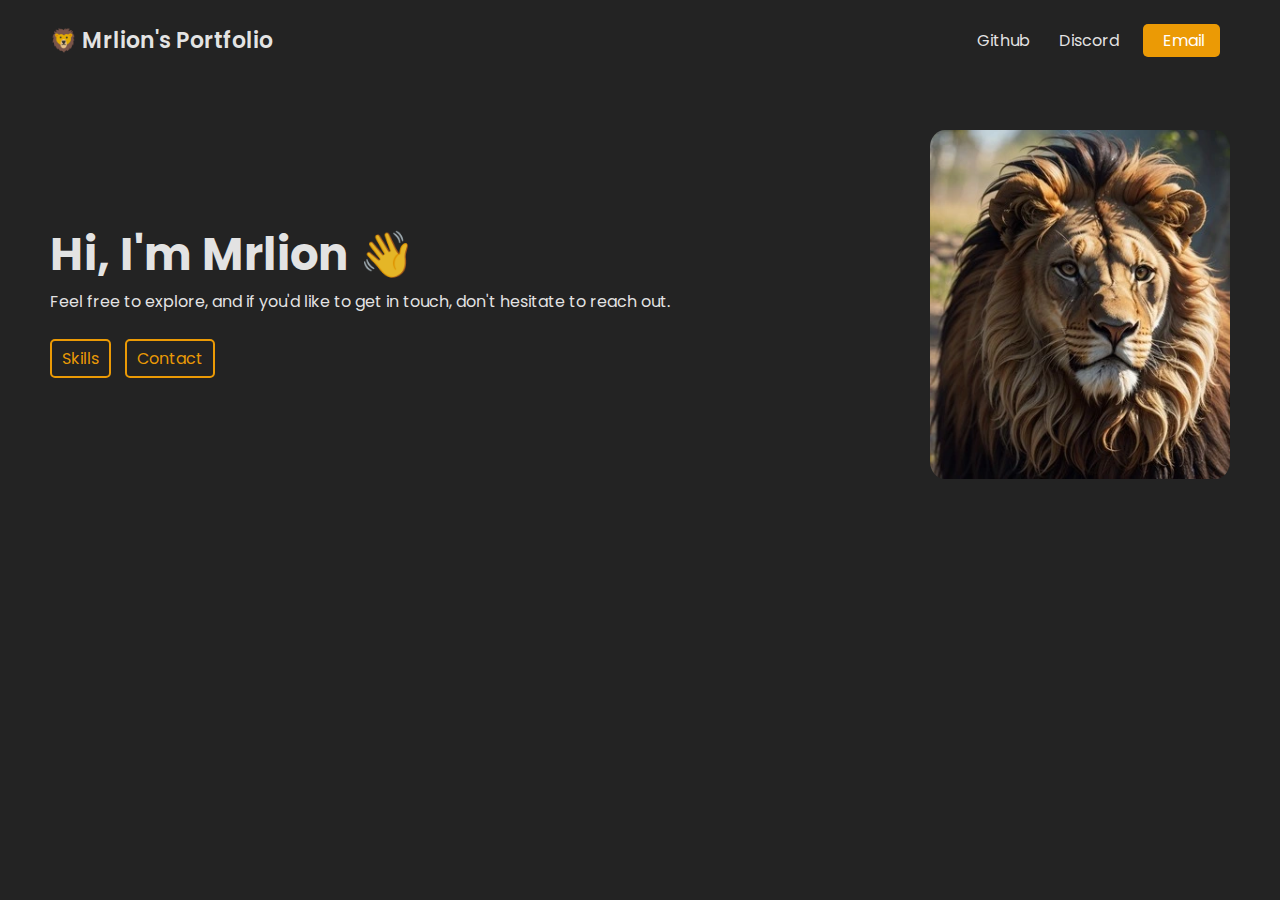
<file: index.html>
<!DOCTYPE html>
<html lang="en">
  <head>
    <meta charset="UTF-8" />
    <meta http-equiv="X-UA-Compatible" content="IE=edge" />
    <meta name="viewport" content="width=device-width, initial-scale=1.0" />

    <link rel="preconnect" href="https://fonts.googleapis.com" />
    <link rel="preconnect" href="https://fonts.gstatic.com" crossorigin />
    <link
      href="https://fonts.googleapis.com/css2?family=Poppins:wght@400;600&display=swap"
      rel="stylesheet"
    />

    <link
      rel="stylesheet"
      href="https://cdnjs.cloudflare.com/ajax/libs/font-awesome/6.4.0/css/all.min.css"
      integrity="sha512-iecdLmaskl7CVkqkXNQ/ZH/XLlvWZOJyj7Yy7tcenmpD1ypASozpmT/E0iPtmFIB46ZmdtAc9eNBvH0H/ZpiBw=="
      crossorigin="anonymous"
      referrerpolicy="no-referrer"
    />

    <link rel="stylesheet" href="styles.css" />

    <title>🦁 Mrlion's Portfolio</title>
  </head>
  <body>
    <nav>
      <div class="left">
        <a href="/">🦁 Mrlion's Portfolio</a>
      </div>

      <div class="right">
        <a
          href="http://github.com/L0stedMrlion"
          target="_blank"
          rel="noopener noreferrer"
        >
          <i class="fa-brands fa-github"></i>
          <span>Github</span>
        </a>

        <a
          href="http://discord.gg/qMVEyW2Teq"
          target="_blank"
          rel="noopener noreferrer"
        >
          <i class="fa-brands fa-discord"></i>
          <span>Discord</span>
        </a>

        <a href="mailto:mrlion@lionsproject.eu">
          <i class="fa-solid fa-envelope"></i>
          <span>Email</span>
        </a>
      </div>
    </nav>

    <main>
      <section class="introduction">
        <div class="text">
          <h2>Hi, I'm Mrlion 👋</h2>
          <p>
            Feel free to explore, and if you'd like to get in touch, don't
            hesitate to reach out.
          </p>
          <div class="links">
            <a href="#skills">
              <i class="fa-solid fa-code"></i>
              <span>Skills</span>
            </a>

            <a href="#contact">
              <i class="fa-solid fa-envelope"></i>
              <span>Contact</span>
            </a>
          </div>
        </div>

        <div class="headshot">
          <img src="assets/lion-logo.webp" />
        </div>
      </section>
    </main>
  </body>
</html>
</file>
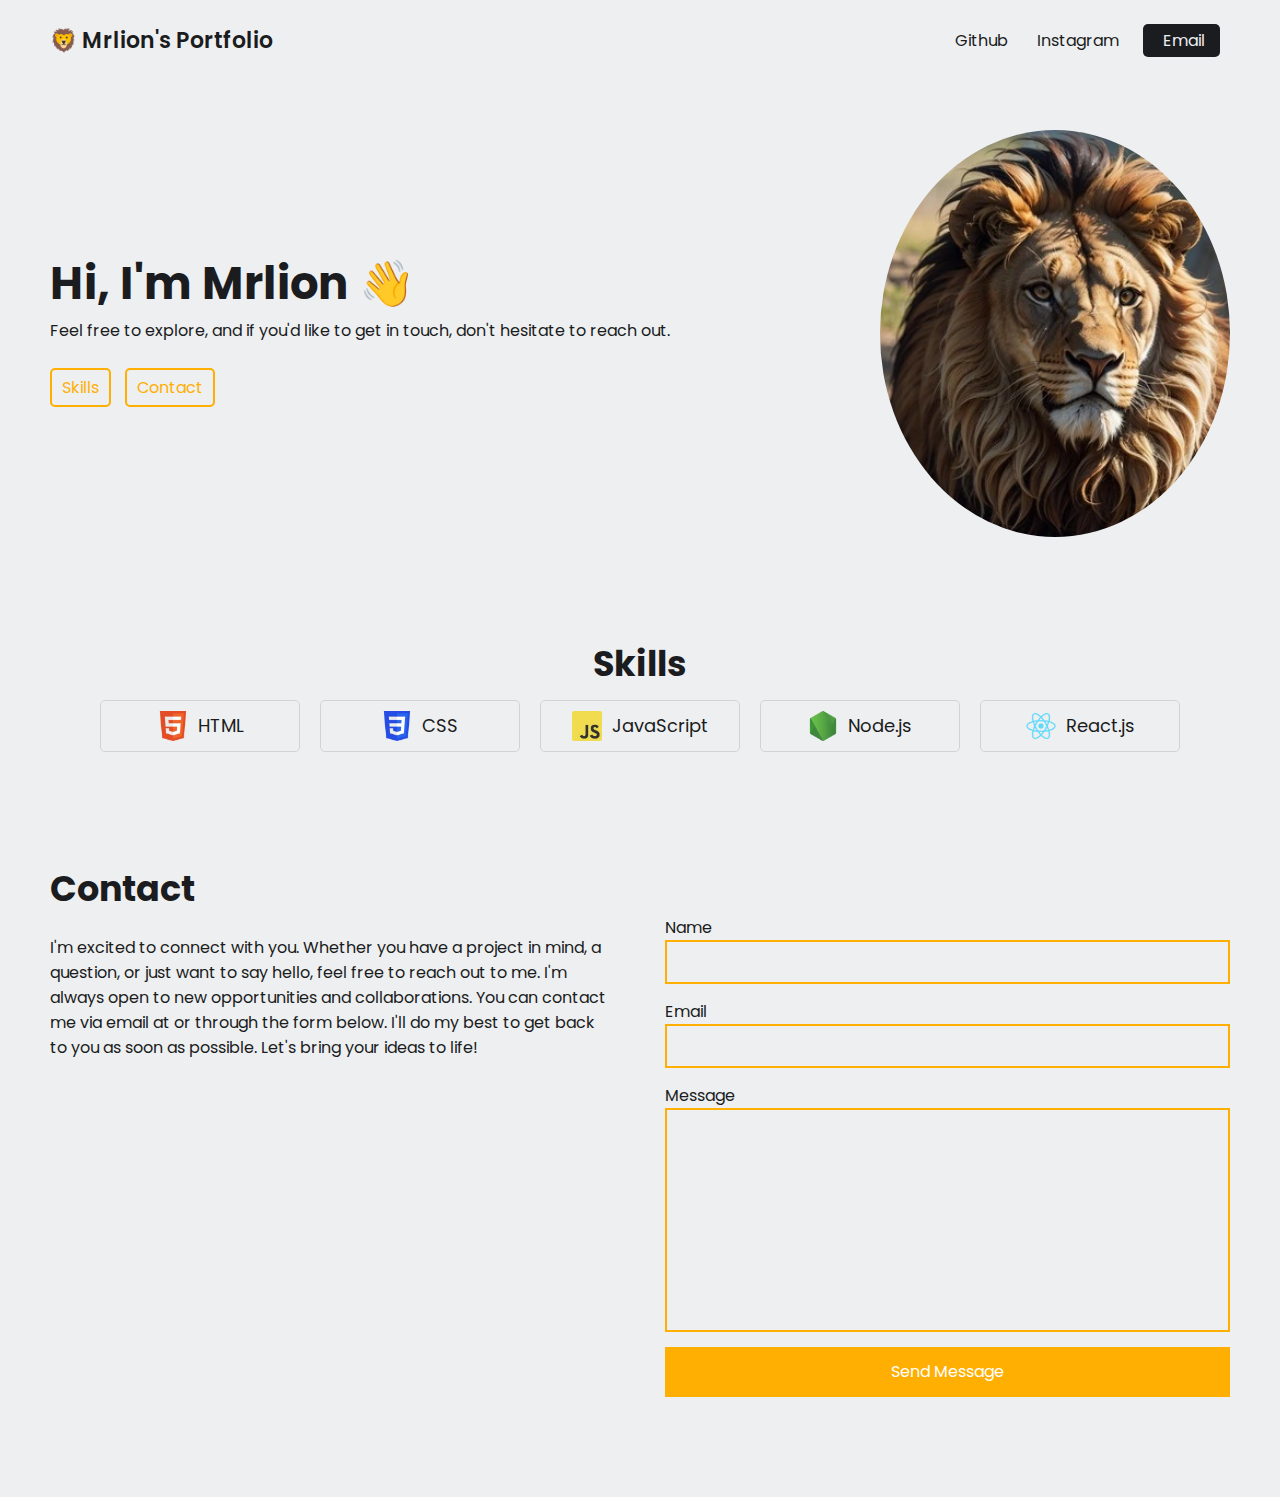
<file: portfolio/index.html>
<!DOCTYPE html>
<html lang="en">
<head>
  <meta charset="UTF-8">
  <meta http-equiv="X-UA-Compatible" content="IE=edge">
  <meta name="viewport" content="width=device-width, initial-scale=1.0">

  <link rel="preconnect" href="https://fonts.googleapis.com">
  <link rel="preconnect" href="https://fonts.gstatic.com" crossorigin>
  <link href="https://fonts.googleapis.com/css2?family=Poppins:wght@400;600&display=swap" rel="stylesheet">

  <link rel="stylesheet" href="https://cdnjs.cloudflare.com/ajax/libs/font-awesome/6.4.0/css/all.min.css" integrity="sha512-iecdLmaskl7CVkqkXNQ/ZH/XLlvWZOJyj7Yy7tcenmpD1ypASozpmT/E0iPtmFIB46ZmdtAc9eNBvH0H/ZpiBw==" crossorigin="anonymous" referrerpolicy="no-referrer" />

  <link rel="stylesheet" href="styles.css">

  <title>🦁 Mrlion's Portfolio</title>
</head>
<body>

  <nav>
    <div class="left">
      <a href="/">🦁 Mrlion's Portfolio</a>
    </div>

    <div class="right">
      <a href="http://github.com/L0stedMrlion" target="_blank" rel="noopener noreferrer">
        <i class="fa-brands fa-github"></i>
        <span>Github</span>
      </a>
      
      <a href="http://instagram.com/real.mrlion" target="_blank" rel="noopener noreferrer">
        <i class="fa-brands fa-instagram"></i>
        <span>Instagram</span>
      </a>
      
      <a href="mailto:mrlion@lionsproject.eu">
        <i class="fa-solid fa-envelope"></i>
        <span>Email</span>
      </a>
      
    </div>
  </nav>

  <main>
    <!-- SECTION 1: Hero -->
    <section class="hero-section">
      <div class="text">
        <h2>Hi, I'm Mrlion 👋</h2>
        <p>Feel free to explore, and if you'd like to get in touch, don't hesitate to reach out.</p>
        <div class="links">
          <a href="#skills">
            <i class="fa-solid fa-code"></i>
            <span>Skills</span>
          </a>
          
          <a href="#contact">
            <i class="fa-solid fa-envelope"></i>
            <span>Contact</span>
          </a>
        </div>
      </div>

      <div class="headshot">
        <img src="assets/lion-logo.webp" alt="Mrlion headshot">
      </div>
    </section>

    <!-- SECTION 2: Skills -->
    <section id="skills" class="skills-section">
      <h2>Skills</h2>

      </div>

      <div class="cells">
        <div class="cell">
          <img src="assets/html-logo.webp" alt="html logo">
          <span>HTML</span>
        </div>
        
        <div class="cell">
          <img src="assets/css-logo.webp" alt="css logo">
          <span>CSS</span>
        </div>
        
        <div class="cell">
          <img src="assets/javascript-logo.webp" alt="javascript logo">
          <span>JavaScript</span>
        </div>
        
        <div class="cell">
          <img src="assets/node-logo.webp" alt="node logo">
          <span>Node.js</span>
        </div>
        
        <div class="cell">
          <img src="assets/react-logo.webp" alt="react logo">
          <span>React.js</span>
        </div>
      </div>
    </section>

    <section id="contact" class="contact-section">
      <h2>Contact</h2>

      <div class="group">
        <div class="text">
          I'm excited to connect with you. Whether you have a project in mind, a question, or just want to say hello, feel free to reach out to me. I'm always open to new opportunities and collaborations.

You can contact me via email at or through the form below. I'll do my best to get back to you as soon as possible.

Let's bring your ideas to life!
        </div>

        <form>
          <label for="name">Name</label>
          <input type="text" id="name">

          <label for="email">Email</label>
          <input type="email" id="email">

          <label for="message">Message</label>
          <textarea id="message" cols="30" rows="10"></textarea>

          <button type="submit">Send Message</button>
        </form>
      </div>
    </section>
  </main>
</body>
</html>
</file>
<file: styles.css>
:root {
  --text-color: #ffffffe1;
  --link-color: #ffa602e8;
  --background-color: #232323;
}

* {
  margin: 0;
  padding: 0;
  box-sizing: border-box;
}

html {
  scroll-behavior: smooth;
}

body {
  font-family: 'Poppins', sans-serif;
  color: var(--text-color);
  background-color: var(--background-color);
  max-width: 1400px;
  margin: 0 auto;
}

a {
  color: var(--link-color);
  text-decoration: none;
}

nav {
  display: flex;
  justify-content: space-between;
  align-items: center;

  padding: 0 50px;
  height: 80px;
}

nav .left a {
  color: var(--text-color);
  font-size: 22px;
  font-weight: 600;
}

nav .right a {
  color: var(--text-color);
  margin: 0 10px;
}

nav .right a:last-child {
  color: #ffffff;
  background-color: var(--link-color);
  padding: 5px 15px;
  border-radius: 5px;
}

nav .right a span {
  margin-left: 5px;
}

.introduction {
  display: flex;
  justify-content: space-between;
  align-items: center;
  padding: 0 50px;
  margin: 50px 0;
  margin-bottom: 100px;
  gap: 40px;
}

.introduction .text {
  flex: 5;
}

.introduction .text h2 {
  font-size: 45px;
}

.introduction .text .links {
  margin-top: 25px;
}

.introduction .text .links a {
  display: inline-block;
  padding: 5px 10px;
  border: 2px solid var(--link-color);
  border-radius: 5px;
  margin-right: 10px;
  margin-bottom: 10px;
  transition: 0.1s;
}

.introduction .text .links a:hover {
  color: var(--text-color);
  border: 2px solid var(--text-color);
}

.introduction .headshot {
  flex: 1;
  display: flex;
  justify-content: right;
}

.introduction .headshot img {
  width: 300px;
  border-radius: 5%;
}
</file>
<file: portfolio/styles.css>
:root {
  --text-color: #1a1c20;
  --link-color: #ffaf02;
  --background-color: #eeeff1;
}

* {
  margin: 0;
  padding: 0;
  box-sizing: border-box;
}

html {
  scroll-behavior: smooth;
}

body {
  font-family: 'Poppins', sans-serif;
  color: var(--text-color);
  background-color: var(--background-color);
  max-width: 1400px;
  margin: 0 auto;
}

a {
  color: var(--link-color);
  text-decoration: none;
}

/* NAVBAR */
nav {
  display: flex;
  justify-content: space-between;
  align-items: center;

  padding: 0 50px;
  height: 80px;
}

nav .left a {
  color: var(--text-color);
  font-size: 22px;
  font-weight: 600;
}

nav .right a {
  color: var(--text-color);
  margin: 0 10px;
}

nav .right a:last-child {
  color: var(--background-color);
  background-color: var(--text-color);
  padding: 5px 15px;
  border-radius: 5px;
}

nav .right a span {
  margin-left: 5px;
}

/* SECTION 1: Hero */
.hero-section {
  display: flex;
  justify-content: space-between;
  align-items: center;
  padding: 0 50px;
  margin: 50px 0;
  margin-bottom: 100px;
  gap: 40px;
}

.hero-section .text {
  flex: 5;
}

.hero-section .text h2 {
  font-size: 45px;
}

.hero-section .text .links {
  margin-top: 25px;
}

.hero-section .text .links a {
  display: inline-block;
  padding: 5px 10px;
  border: 2px solid var(--link-color);
  border-radius: 5px;
  margin-right: 10px;
  margin-bottom: 10px;
  transition: .1s;
}

.hero-section .text .links a:hover {
  color: var(--text-color);
  border: 2px solid var(--text-color);
}

.hero-section .headshot {
  flex: 2;
  display: flex;
  justify-content: right;
}

.hero-section .headshot img {
  width: 350px;
  border-radius: 50%;
}

/* SECTION 2: Skills */
.skills-section {
  padding: 0 50px;
  margin-bottom: 100px;
}

.skills-section h2 {
  text-align: center;
  font-size: 35px;
}

.skills-section .text {
  text-align: center;
  margin-bottom: 20px;
}

.skills-section .cells {
  display: flex;
  justify-content: center;
  flex-wrap: wrap;
}

.skills-section .cells .cell {
  display: flex;
  justify-content: center;
  align-items: center;
  gap: 10px;

  width: 200px;
  padding: 10px 20px;
  margin: 10px;
  border: 1.5px solid #d3d3d3;
  border-radius: 5px;
}

.skills-section .cells .cell img {
  width: 30px;
  height: 30px;
  object-fit: contain;
  border-radius: 2px;
}

.skills-section .cells .cell span {
  font-size: 18px;
}

/* SECTION 3: Testimony */
.testimony-section {
  padding: 0 50px;
  margin-bottom: 100px;
}

.testimony-section h2 {
  font-size: 35px;
  margin-bottom: 30px;
}

.testimony-section .group {
  display: flex;
  align-items: center;
  gap: 50px;
}

.testimony-section .group .person-details {
  text-align: center;
  flex: 2;
}

.testimony-section .group .person-details img {
  width: 200px;
  aspect-ratio: 1 / 1;
  object-fit: cover;
  border-radius: 50%;
  margin-bottom: 10px;
}

.testimony-section .group .person-details p {
  font-weight: 600;
}

.testimony-section .group .person-details p:last-child {
  font-weight: normal;
}

.testimony-section .group .text {
  flex: 8;
}

/* SECTION 4: Contact */
.contact-section {
  padding: 0 50px;
  margin-bottom: 100px;
}

.contact-section h2 {
  font-size: 35px;
}

.contact-section .group {
  display: flex;
  gap: 50px;
}

.contact-section .group .text {
  flex: 3;
  margin-top: 20px;
}

.contact-section .group form {
  flex: 3;
  display: flex;
  flex-direction: column;
}

.contact-section .group form input,
.contact-section .group form textarea {
  font-family: 'Poppins', sans-serif;
  border: 2px solid var(--link-color);
  background-color: transparent;
  padding: 10px;
  margin-bottom: 15px;
  outline: none;
  resize: none;
}

.contact-section .group form button {
  font-size: 16px;
  font-family: 'Poppins', sans-serif;
  color: #fff;
  background-color: var(--link-color);
  border: none;
  height: 50px;
  cursor: pointer;
  transition: .1s;
}

.contact-section .group form button:hover {
  filter: brightness(.9);
}

@media (max-width: 850px) {
  /* SECTION 1: Hero */
  .hero-section .text h2 {
    font-size: 35px;
  }
}

@media (max-width: 740px) {
  /* SECTION 1: Hero */
  .hero-section {
    flex-direction: column-reverse;
  }

  .hero-section .headshot img {
    width: 300px;
  }

  /* SECTION 3: Testimony */
  .testimony-section {
    text-align: center;
  }

  .testimony-section .group {
    flex-direction: column;
  }

  /* SECTION 4: Contact */
  .contact-section .group {
    flex-direction: column;
  }
}

@media (max-width: 600px) {
  /* NAVBAR */
  nav {
    padding: 0 20px;
  }

  nav .right a {
    font-size: 22px;
  }

  nav .right a:last-child {
    color: var(--text-color);
    background-color: transparent;
    padding: 0;
  }

  nav .right a span {
    display: none;
  }

  /* SECTION 1: Hero */
  .hero-section {
    padding: 0 20px;
  }

  .hero-section .text h2 {
    font-size: 30px;
  }

  /* SECTION 2: Skills */
  .skills-section {
    padding: 0 20px;
  }

  .skills-section .cells .cell span {
    font-size: 16px;
  }

  /* SECTION 3: Testimony */
  .testimony-section {
    padding: 0 20px;
  }

  /* SECTION 4: Contact */
  .contact-section {
    padding: 0 20px;
  }
}
</file>
